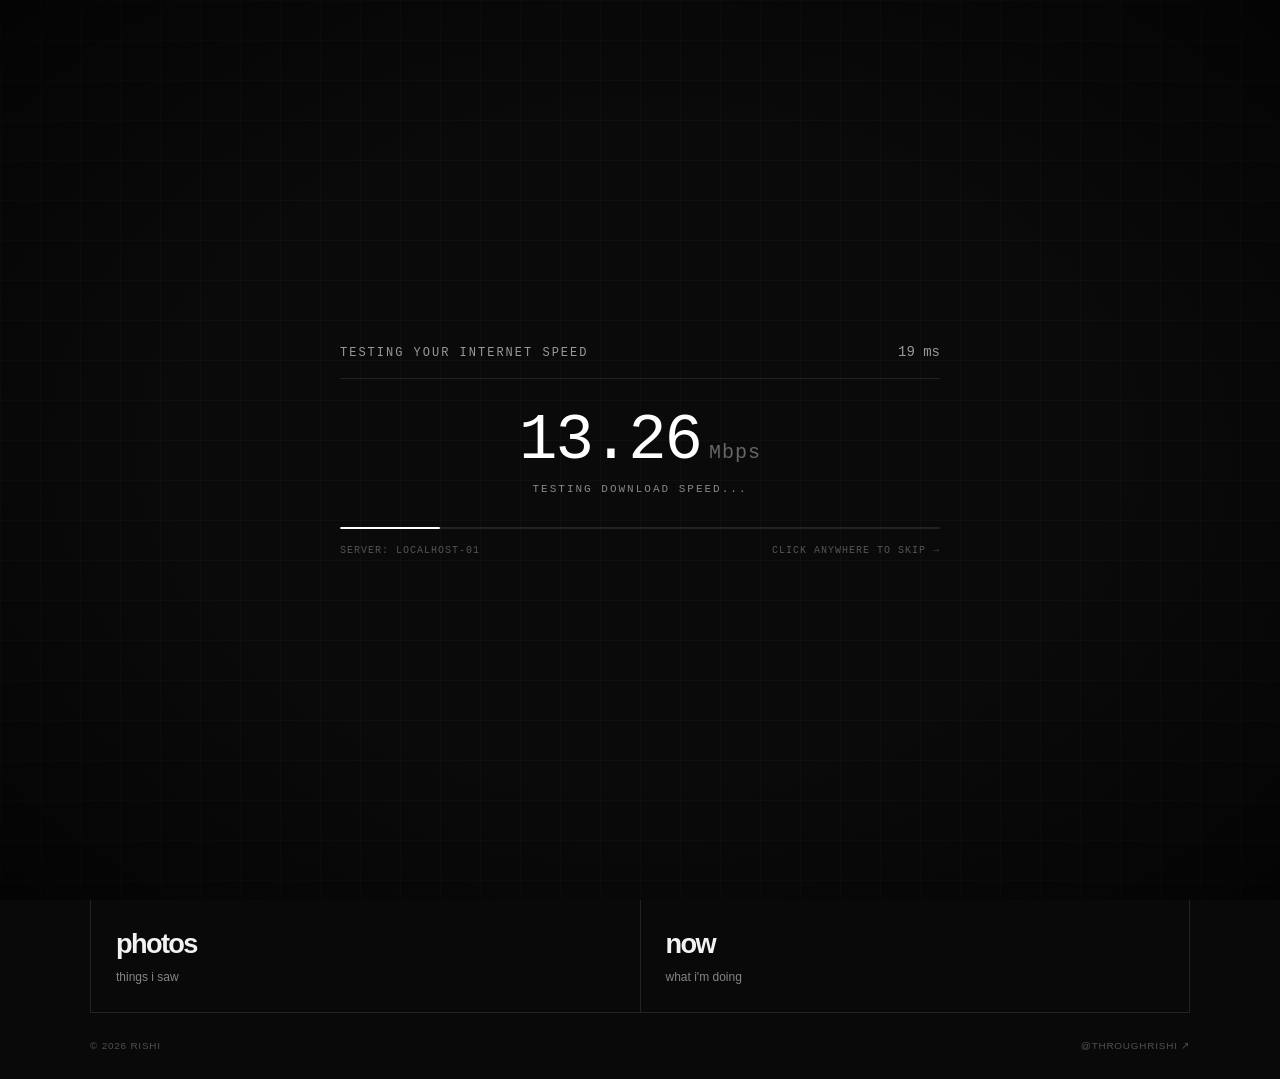
<file: index.html>
<!DOCTYPE html>
<html lang="en">
<head>

    <meta charset="UTF-8">
    <meta name="viewport" content="width=device-width, initial-scale=1.0">
    <title>rishi</title>
    <meta name="description" content="a little corner of the internet belonging to rishi.">
    <link rel="icon" type="image/png" href="images/favicon.png">
    <link rel="stylesheet" href="css/style.css">

    <!-- ============================================ -->
    <!-- PRELOADER / SPEED TEST STYLES               -->
    <!-- ============================================ -->
    <style>
        /* ---------- PRELOADER OVERLAY ---------- */
        .preloader {
            position: fixed;
            top: 0;
            left: 0;
            width: 100%;
            height: 100%;
            z-index: 99999;
            background: #0a0a0a; /* black background */
            display: flex;
            align-items: center;
            justify-content: center;
            font-family: 'SF Mono', 'Fira Code', 'JetBrains Mono', 'Courier New', monospace;
            cursor: pointer;
            user-select: none;
            -webkit-user-select: none;
            transition: opacity 0.7s ease, visibility 0.7s ease;
        }

        .preloader.fade-out {
            opacity: 0;
            visibility: hidden;
            pointer-events: none;
        }

        body.preloader-active {
            overflow: hidden;
            height: 100vh;
        }

        /* subtle grid overlay */
        .preloader::before {
            content: '';
            position: absolute;
            inset: 0;
            background-image:
                linear-gradient(rgba(255, 255, 255, 0.02) 1px, transparent 1px),
                linear-gradient(90deg, rgba(255, 255, 255, 0.02) 1px, transparent 1px);
            background-size: 40px 40px;
            pointer-events: none;
        }

        /* vignette */
        .preloader::after {
            content: '';
            position: absolute;
            inset: 0;
            background: radial-gradient(ellipse at center, transparent 50%, rgba(0, 0, 0, 0.6) 100%);
            pointer-events: none;
        }

        /* ---------- SPEED TEST SCREEN ---------- */
        .speed-screen {
            position: relative;
            z-index: 2;
            width: 85%;
            max-width: 600px;
            text-align: center;
            animation: fadeInUp 0.6s ease-out;
        }

        @keyframes fadeInUp {
            from {
                opacity: 0;
                transform: translateY(15px);
            }
            to {
                opacity: 1;
                transform: translateY(0);
            }
        }

        .speed-top {
            display: flex;
            align-items: baseline;
            justify-content: space-between;
            margin-bottom: 30px;
            padding-bottom: 14px;
            border-bottom: 1px solid #222;
        }

        .speed-label {
            font-size: 12px;
            letter-spacing: 2px;
            text-transform: uppercase;
            color: #999;
        }

        .ping-value {
            font-size: 14px;
            font-weight: 500;
            color: #999;
        }

        .speed-main {
            margin-bottom: 28px;
        }

        .speed-number {
            display: flex;
            align-items: baseline;
            justify-content: center;
            gap: 8px;
            margin-bottom: 6px;
        }

        .speed-value {
            font-size: 64px;
            font-weight: 300;
            color: #ffffff;
            letter-spacing: -2px;
            line-height: 1;
            font-variant-numeric: tabular-nums;
            transition: color 0.3s ease;
        }

        .speed-unit {
            font-size: 20px;
            font-weight: 300;
            color: #666;
            letter-spacing: 1px;
        }

        .speed-phase {
            font-size: 11px;
            letter-spacing: 2px;
            text-transform: uppercase;
            color: #888;
            min-height: 18px;
            margin-top: 8px;
            transition: color 0.3s ease;
        }

        .speed-phase.complete {
            color: #7ecf8b; /* soft green */
        }

        /* progress bar */
        .progress-track {
            width: 100%;
            height: 2px;
            background: #222;
            border-radius: 1px;
            overflow: hidden;
            margin-bottom: 14px;
        }

        .progress-fill {
            height: 100%;
            width: 0%;
            background: #ffffff; /* white fill */
            border-radius: 1px;
            transition: width 0.1s linear;
        }

        .speed-footer {
            display: flex;
            align-items: center;
            justify-content: space-between;
            font-size: 10px;
            letter-spacing: 1px;
            text-transform: uppercase;
            color: #555;
        }

        .skip-hint {
            cursor: pointer;
            transition: color 0.3s ease;
        }

        .skip-hint:hover {
            color: #aaa;
        }

        /* ---------- REVEAL SCREEN ---------- */
        .reveal-screen {
            position: absolute;
            top: 0;
            left: 0;
            width: 100%;
            height: 100%;
            z-index: 3;
            display: flex;
            align-items: center;
            justify-content: center;
            flex-direction: column;
            animation: fadeInReveal 0.5s ease-out;
        }

        @keyframes fadeInReveal {
            from { opacity: 0; }
            to { opacity: 1; }
        }

        .reveal-image {
            max-width: 280px;
            max-height: 280px;
            width: auto;
            height: auto;
            object-fit: contain;
            animation: imageAppearSoft 0.8s cubic-bezier(0.22, 1, 0.36, 1) forwards;
        }

        @keyframes imageAppearSoft {
            0% {
                opacity: 0;
                transform: scale(0.85);
            }
            100% {
                opacity: 1;
                transform: scale(1);
            }
        }

        .reveal-caption {
            margin-top: 24px;
            font-size: 11px;
            letter-spacing: 2px;
            text-transform: uppercase;
            color: #888;
            animation: textFadeIn 0.8s ease-out 0.4s forwards;
            opacity: 0;
        }

        @keyframes textFadeIn {
            to { opacity: 1; }
        }

        /* responsive */
        @media (max-width: 600px) {
            .speed-value { font-size: 46px; }
            .speed-unit { font-size: 16px; }
            .reveal-image { max-width: 200px; max-height: 200px; }
            .speed-top { flex-direction: column; gap: 8px; align-items: flex-start; }
        }

        @media (max-width: 380px) {
            .speed-value { font-size: 38px; }
        }
    </style>
</head>

<body class="preloader-active">

    <!-- ============================================ -->
    <!-- PRELOADER / SPEED TEST OVERLAY              -->
    <!-- ============================================ -->
    <div class="preloader" id="preloader">

        <!-- Speed test screen -->
        <div class="speed-screen" id="speedScreen">
            <div class="speed-top">
                <span class="speed-label">testing your internet speed</span>
                <span class="ping-value" id="pingValue">0 ms</span>
            </div>

            <div class="speed-main">
                <div class="speed-number">
                    <span class="speed-value" id="speedValue">0.00</span>
                    <span class="speed-unit">Mbps</span>
                </div>
                <div class="speed-phase" id="speedPhase">connecting...</div>
            </div>

            <div class="progress-track">
                <div class="progress-fill" id="progressFill"></div>
            </div>

            <div class="speed-footer">
                <span>server: localhost-01</span>
                <span class="skip-hint" id="skipHint">click anywhere to skip →</span>
            </div>
        </div>

        <!-- Reveal screen (hidden initially) -->
        <div class="reveal-screen" id="revealScreen" style="display: none;">
            <img src="image1.png" alt="speed test result" class="reveal-image" id="revealImage"
                 onerror="this.style.display='none'; document.getElementById('revealCaption').textContent='image not found';">
            <div class="reveal-caption" id="revealCaption">Hey there....!!</div>
        </div>
    </div>

    <!-- ============================================ -->
    <!-- HEADER (original)                           -->
    <!-- ============================================ -->
    <header class="site-header">
        <a href="index.html" class="logo">rishi</a>
        <nav class="nav">
            <a href="about.html" class="active">about</a>
            <a href="things.html">things</a>
            <a href="photos.html">photos</a>
            <a href="now.html">now</a>
        </nav>
    </header>

    <!-- ============================================ -->
    <!-- HOME (original)                             -->
    <!-- ============================================ -->
    <main class="home">
        <section class="hero">
            <div class="hero-meta">
                <span class="eyebrow">01 / rishi</span>
                <span class="heading-number">01</span>
            </div>
            <h1>rishi.</h1>
            <div class="hero-content">
                <p class="hero-intro">
                    i'm rishi. a student who likes
                    photography, technology, music,
                    making random things and putting
                    them on the internet.
                </p>
                <div class="hero-links">
                    <a href="about.html">about me <span>↗</span></a>
                    <a href="photos.html">photographs <span>↗</span></a>
                    <a href="https://www.instagram.com/throughrishi" target="_blank" rel="noopener noreferrer">
                        @throughrishi <span>↗</span>
                    </a>
                </div>
            </div>
        </section>

        <section class="home-grid">
            <a href="about.html" class="home-card">
                <span class="card-number">01</span>
                <div>
                    <h2>about</h2>
                    <p>who i am</p>
                </div>
                <span class="card-arrow">↗</span>
            </a>
            <a href="things.html" class="home-card">
                <span class="card-number">02</span>
                <div>
                    <h2>things</h2>
                    <p>things i made</p>
                </div>
                <span class="card-arrow">↗</span>
            </a>
            <a href="photos.html" class="home-card">
                <span class="card-number">03</span>
                <div>
                    <h2>photos</h2>
                    <p>things i saw</p>
                </div>
                <span class="card-arrow">↗</span>
            </a>
            <a href="now.html" class="home-card">
                <span class="card-number">04</span>
                <div>
                    <h2>now</h2>
                    <p>what i'm doing</p>
                </div>
                <span class="card-arrow">↗</span>
            </a>
        </section>

        <footer class="site-footer">
            <span>© 2026 rishi</span>
            <a href="https://www.instagram.com/throughrishi" target="_blank" rel="noopener noreferrer">
                @throughrishi ↗
            </a>
        </footer>
    </main>

    <!-- ============================================ -->
    <!-- PRELOADER JAVASCRIPT                        -->
    <!-- ============================================ -->
    <script>
        (function() {
            'use strict';

            // DOM references
            const preloader = document.getElementById('preloader');
            const speedScreen = document.getElementById('speedScreen');
            const revealScreen = document.getElementById('revealScreen');
            const speedValueEl = document.getElementById('speedValue');
            const speedPhaseEl = document.getElementById('speedPhase');
            const pingValueEl = document.getElementById('pingValue');
            const progressFill = document.getElementById('progressFill');

            let skipped = false;
            let testCompleted = false;
            let revealStarted = false;
            let fadeOutStarted = false;
            const startTime = performance.now();

            // Timing constants (ms)
            const SPEED_TEST_DURATION = 7000;   // 7 seconds
            const REVEAL_SHOW_DURATION = 2200;  // image display time
            const FADE_OUT_DURATION = 700;

            // --- Generate a realistic "real" speed between 75 and 120 Mbps ---
            const FINAL_SPEED = (75 + Math.random() * 45).toFixed(2); // e.g. 87.34

            // Speed curve phases (fractions of total duration)
            const phases = [
                { start: 0.00, end: 0.10, min: 0, max: 0, label: 'connecting...' },
                { start: 0.10, end: 0.35, min: 5, max: 0.85 * FINAL_SPEED, label: 'testing download speed...' },
                { start: 0.35, end: 0.55, min: 0.7 * FINAL_SPEED, max: 0.95 * FINAL_SPEED, label: 'testing download speed...' },
                { start: 0.55, end: 0.75, min: 0.3 * FINAL_SPEED, max: 0.6 * FINAL_SPEED, label: 'testing upload speed...' },
                { start: 0.75, end: 0.92, min: 0.7 * FINAL_SPEED, max: 0.98 * FINAL_SPEED, label: 'finalizing...' },
                { start: 0.92, end: 1.00, min: FINAL_SPEED, max: FINAL_SPEED, label: 'complete!' },
            ];

            function getTargetSpeed(fraction) {
                for (let i = 0; i < phases.length; i++) {
                    const p = phases[i];
                    if (fraction >= p.start && fraction < p.end) {
                        const t = (fraction - p.start) / (p.end - p.start);
                        const eased = t < 0.5 ? 2 * t * t : 1 - Math.pow(-2 * t + 2, 2) / 2;
                        return p.min + (p.max - p.min) * eased;
                    }
                }
                return FINAL_SPEED;
            }

            function getPhaseLabel(fraction) {
                for (let i = 0; i < phases.length; i++) {
                    const p = phases[i];
                    if (fraction >= p.start && fraction < p.end) {
                        return p.label;
                    }
                }
                return 'complete!';
            }

            function showRevealScreen() {
                if (revealStarted) return;
                revealStarted = true;
                speedScreen.style.display = 'none';
                revealScreen.style.display = 'flex';
                setTimeout(fadeOutPreloader, REVEAL_SHOW_DURATION);
            }

            function fadeOutPreloader() {
                if (fadeOutStarted) return;
                fadeOutStarted = true;
                preloader.classList.add('fade-out');
                document.body.classList.remove('preloader-active');
                setTimeout(() => {
                    if (preloader.parentNode) preloader.parentNode.removeChild(preloader);
                }, FADE_OUT_DURATION + 100);
            }

            function skipPreloader() {
                if (skipped) return;
                skipped = true;
                testCompleted = true;
                fadeOutPreloader();
            }

            preloader.addEventListener('click', function() {
                if (revealStarted && !fadeOutStarted) {
                    fadeOutPreloader();
                    return;
                }
                if (!testCompleted) skipPreloader();
            });

            document.addEventListener('keydown', function(e) {
                if (e.key === 'Escape' || e.key === 'Enter' || e.key === ' ') {
                    e.preventDefault();
                    if (!testCompleted) skipPreloader();
                    else if (revealStarted && !fadeOutStarted) fadeOutPreloader();
                }
            });

            let currentSpeed = 0;
            let currentPing = 0;

            function animateSpeedTest(now) {
                const elapsed = now - startTime;
                const fraction = Math.min(elapsed / SPEED_TEST_DURATION, 1);

                progressFill.style.width = (fraction * 100) + '%';

                const targetSpeed = getTargetSpeed(fraction);
                currentSpeed += (targetSpeed - currentSpeed) * 0.12;
                if (Math.abs(targetSpeed - currentSpeed) < 0.01) currentSpeed = targetSpeed;

                const pingTarget = 8 + Math.sin(elapsed * 0.002) * 10 + Math.random() * 6;
                currentPing += (pingTarget - currentPing) * 0.1;
                pingValueEl.textContent = Math.round(currentPing) + ' ms';

                if (fraction >= 0.92) {
                    speedValueEl.textContent = FINAL_SPEED;
                } else if (fraction < 0.10) {
                    speedValueEl.textContent = '0.00';
                } else {
                    speedValueEl.textContent = currentSpeed.toFixed(2);
                }

                const phaseLabel = getPhaseLabel(fraction);
                speedPhaseEl.textContent = phaseLabel;
                if (fraction >= 0.92) {
                    speedPhaseEl.classList.add('complete');
                } else {
                    speedPhaseEl.classList.remove('complete');
                }

                if (fraction >= 1 && !testCompleted) {
                    testCompleted = true;
                    setTimeout(showRevealScreen, 500);
                    return;
                }

                if (!testCompleted) requestAnimationFrame(animateSpeedTest);
            }

            requestAnimationFrame(animateSpeedTest);

            const skipHint = document.getElementById('skipHint');
            skipHint.addEventListener('mouseenter', () => skipHint.textContent = 'skip →');
            skipHint.addEventListener('mouseleave', () => skipHint.textContent = 'click anywhere to skip →');

            const revealImage = document.getElementById('revealImage');
            revealImage.addEventListener('error', () => {
                console.warn('image1.png not found');
                setTimeout(fadeOutPreloader, 1500);
            });

            setTimeout(() => {
                if (!fadeOutStarted) fadeOutPreloader();
            }, 12000);
        })();
    </script>
</body>
</html>
</file>
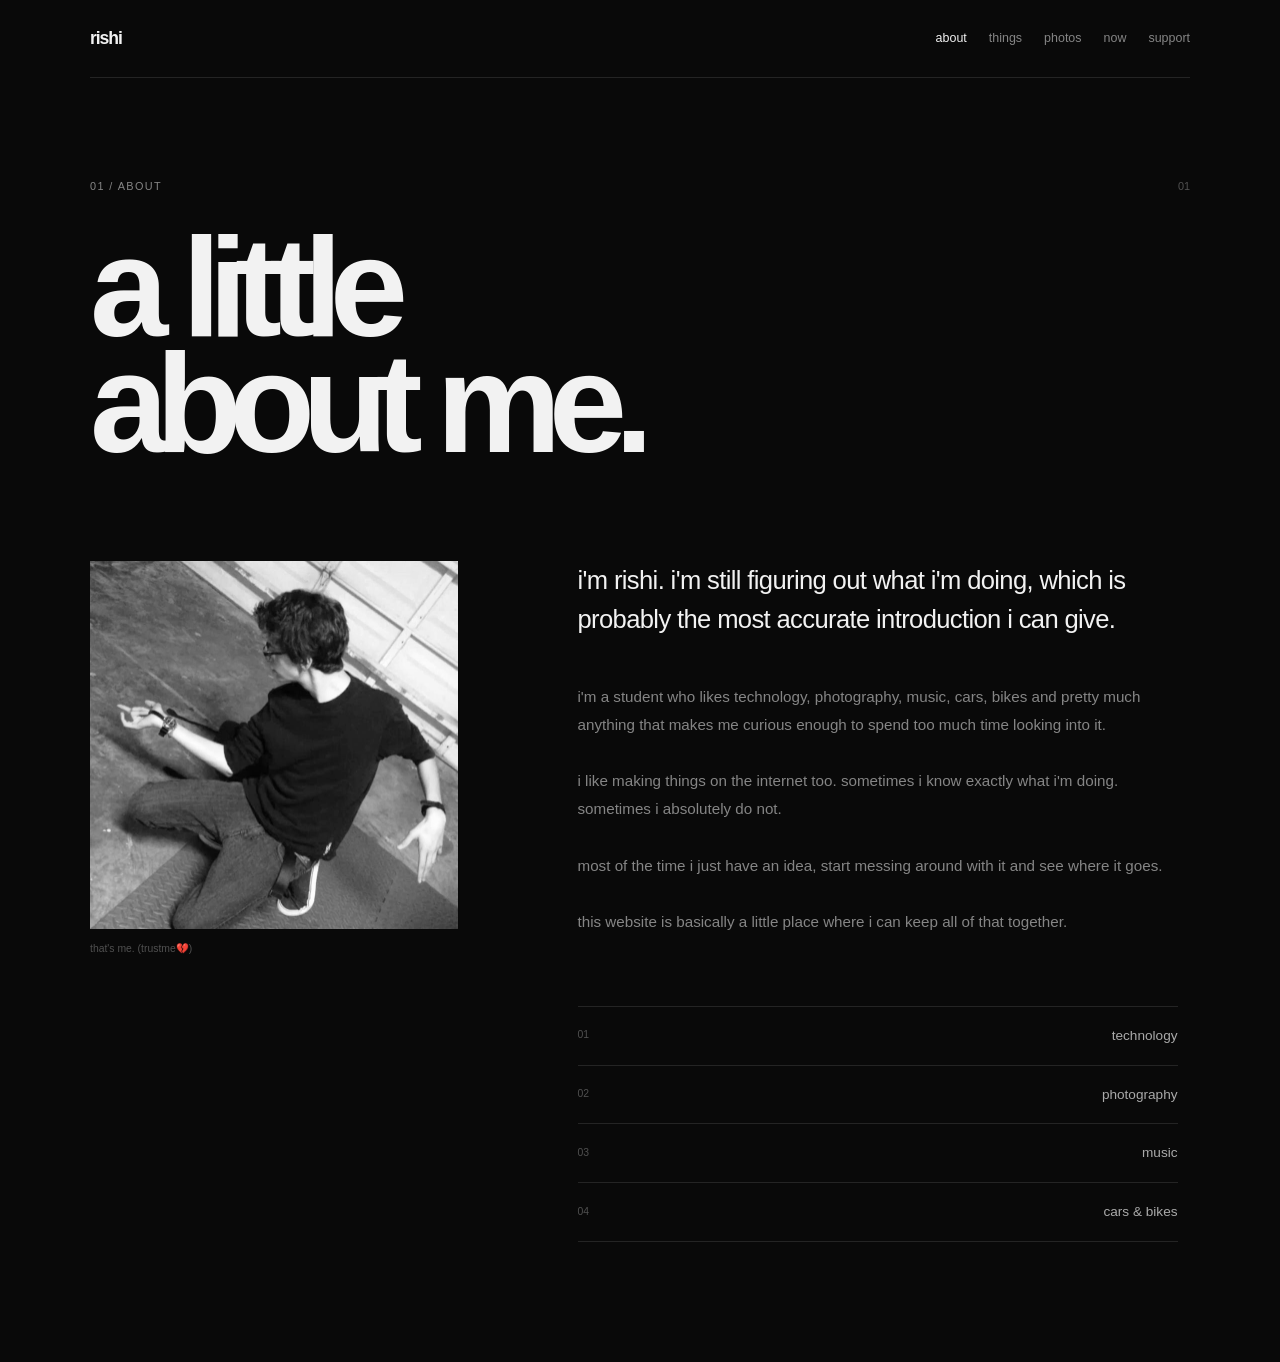
<file: about.html>
<!DOCTYPE html>
<html lang="en">
<head>
  <meta charset="UTF-8">
  <meta name="viewport" content="width=device-width, initial-scale=1.0">

  <title>about — rishi</title>
  <meta name="description" content="a little bit about rishi.">

  <link rel="icon" type="image/png" href="images/favicon.png">
  <link rel="stylesheet" href="css/style.css">
</head>

<body>

  <header class="site-header">

    <a href="index.html" class="logo">rishi</a>

    <nav class="nav">
      <a href="about.html" class="active">about</a>
      <a href="things.html">things</a>
      <a href="photos.html">photos</a>
      <a href="now.html">now</a>
      <a href="support.html">support</a>
    </nav>

  </header>


  <main class="page">

    <section class="page-heading">

      <div class="heading-meta">
        <span class="eyebrow">01 / about</span>
        <span class="heading-number">01</span>
      </div>

      <h1>
        a little<br>
        about me.
      </h1>

    </section>


    <section class="about-grid">

      <div class="profile-wrap">

        <img
          src="images/profile.png"
          alt="Rishi"
          class="profile-image"
        >

        <p class="image-caption">
          that's me. (trustme💔)
        </p>

      </div>


      <div class="about-content">

        <p class="big-copy">
          i'm rishi. i'm still figuring out
          what i'm doing, which is probably
          the most accurate introduction i can give.
        </p>


        <div class="text-block">

          <p>
            i'm a student who likes technology,
            photography, music, cars, bikes and
            pretty much anything that makes me
            curious enough to spend too much
            time looking into it.
          </p>

          <p>
            i like making things on the internet too.
            sometimes i know exactly what i'm doing.
            sometimes i absolutely do not.
          </p>

          <p>
            most of the time i just have an idea,
            start messing around with it and see
            where it goes.
          </p>

          <p>
            this website is basically a little place
            where i can keep all of that together.
          </p>

        </div>


        <div class="interest-list">

          <div>
            <span>01</span>
            <p>technology</p>
          </div>

          <div>
            <span>02</span>
            <p>photography</p>
          </div>

          <div>
            <span>03</span>
            <p>music</p>
          </div>

          <div>
            <span>04</span>
            <p>cars & bikes</p>
          </div>

        </div>

      </div>

    </section>

  </main>


  <script src="js/main.js"></script>

</body>
</html>
</file>
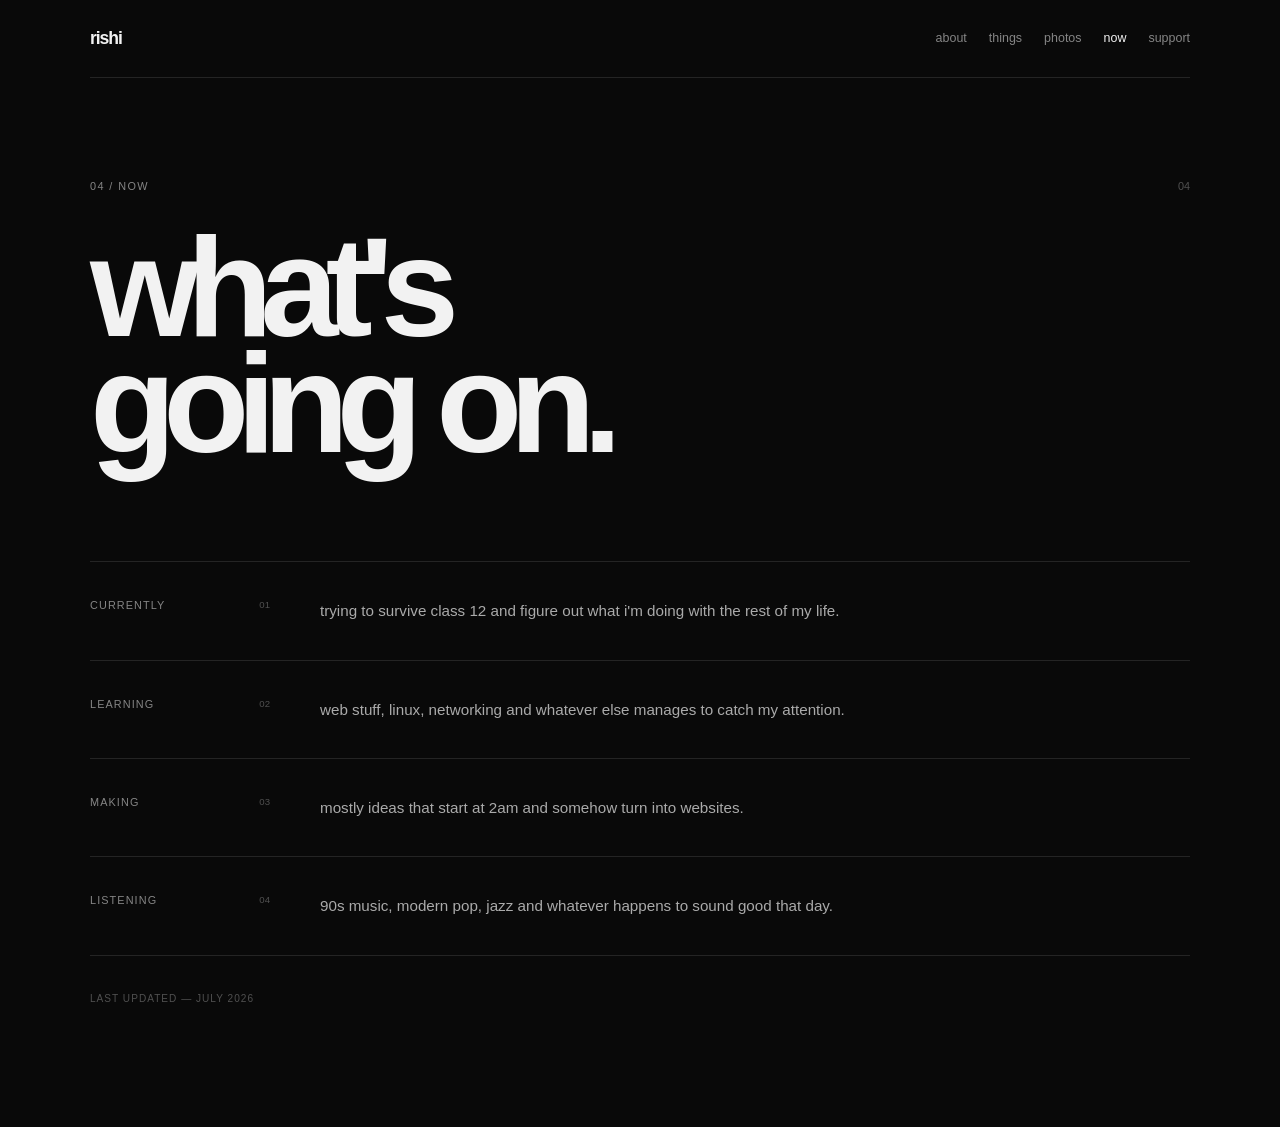
<file: now.html>
<!DOCTYPE html>
<html lang="en">
<head>
  <meta charset="UTF-8">
  <meta name="viewport" content="width=device-width, initial-scale=1.0">

  <title>now — rishi</title>
  <meta name="description" content="what rishi is doing right now.">

  <link rel="icon" type="image/png" href="images/favicon.png">
  <link rel="stylesheet" href="css/style.css">
</head>

<body>

  <header class="site-header">

    <a href="index.html" class="logo">rishi</a>

    <nav class="nav">
      <a href="about.html">about</a>
      <a href="things.html">things</a>
      <a href="photos.html">photos</a>
      <a href="now.html" class="active">now</a>
      <a href="support.html">support</a>
    </nav>

  </header>


  <main class="page">

    <section class="page-heading">

      <div class="heading-meta">
        <span class="eyebrow">04 / now</span>
        <span class="heading-number">04</span>
      </div>

      <h1>
        what's<br>
        going on.
      </h1>

    </section>


    <section class="now-list">


      <div class="now-item">

        <div class="now-meta">
          <span>currently</span>
          <small>01</small>
        </div>

        <p>
          trying to survive class 12 and figure out
          what i'm doing with the rest of my life.
        </p>

      </div>


      <div class="now-item">

        <div class="now-meta">
          <span>learning</span>
          <small>02</small>
        </div>

        <p>
          web stuff, linux, networking and whatever
          else manages to catch my attention.
        </p>

      </div>


      <div class="now-item">

        <div class="now-meta">
          <span>making</span>
          <small>03</small>
        </div>

        <p>
          mostly ideas that start at 2am and somehow
          turn into websites.
        </p>

      </div>


      <div class="now-item">

        <div class="now-meta">
          <span>listening</span>
          <small>04</small>
        </div>

        <p>
          90s music, modern pop, jazz and whatever
          happens to sound good that day.
        </p>

      </div>


    </section>


    <p class="updated">
      last updated — july 2026
    </p>

  </main>


  <script src="js/main.js"></script>

</body>
</html>
</file>
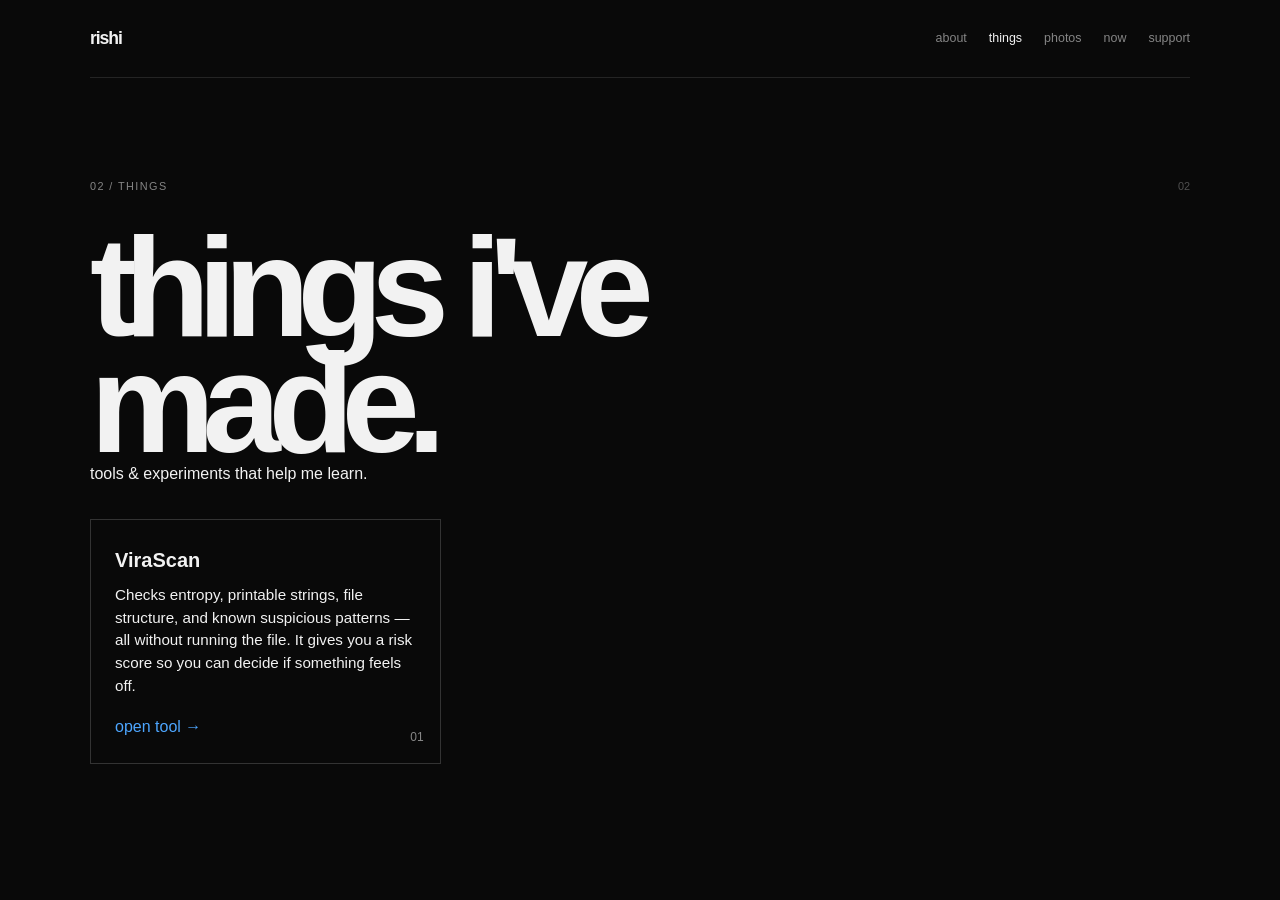
<file: things.html>
<!DOCTYPE html>
<html lang="en">
<head>
    <meta charset="UTF-8">
    <meta name="viewport" content="width=device-width, initial-scale=1.0">

    <title>things — rishi</title>
    <meta name="description" content="things rishi has made.">

    <link rel="icon" type="image/png" href="images/favicon.png">
    <link rel="stylesheet" href="css/style.css">

    <!-- Additional styles for project cards (boxed look + colored link) -->
    <style>
        /* Boxed card – same feel as your photo cards but for text */
        .project-card {
            border: 1px solid var(--border, #333);
            padding: 1.5rem;
            position: relative;
            background: var(--bg-card, transparent);
            transition: border-color 0.2s ease;
        }
        .project-card:hover {
            border-color: var(--accent, #888);
        }

        /* Project number in corner (like photo cards) */
        .project-number {
            position: absolute;
            bottom: 1rem;
            right: 1rem;
            font-size: 0.75rem;
            color: var(--text-muted, #888);
        }

        .project-name {
            font-size: 1.25rem;
            margin: 0 0 0.5rem;
            font-weight: 600;
        }

        .project-bio {
            font-size: 0.95rem;
            line-height: 1.5;
            margin: 0 0 1rem;
            color: var(--text, #ddd);
        }

        /* Colored link – distinct from the rest of the text */
        .project-link {
            color: #4da6ff;       /* bright blue, change to any color you like */
            text-decoration: none;
            font-weight: 500;
            border-bottom: 1px solid transparent;
            transition: border-color 0.2s;
        }
        .project-link:hover {
            border-bottom-color: #4da6ff;
        }

        /* Grid layout – adapt from your .photo-grid */
        .project-grid {
            display: grid;
            grid-template-columns: repeat(auto-fill, minmax(260px, 1fr));
            gap: 1.5rem;
            margin-top: 2rem;
        }
    </style>
</head>

<body>

    <header class="site-header">
        <a href="index.html" class="logo">rishi</a>

        <nav class="nav">
            <a href="about.html">about</a>
            <a href="things.html" class="active">things</a>
            <a href="photos.html">photos</a>
            <a href="now.html">now</a>
            <a href="support.html">support</a>
        </nav>
    </header>


    <main class="page">

        <section class="page-heading">
            <div class="heading-meta">
                <span class="eyebrow">02 / things</span>
                <span class="heading-number">02</span>
            </div>
            <h1>
                things i've<br>
                made.
            </h1>
        </section>

        <section class="project-intro">
            <p>
                tools & experiments that help me learn.
            </p>
        </section>


        <!-- PROJECT BOXES – each is a separate card -->
        <section class="project-grid">

            <!-- Project 01 – ViraScan -->
            <article class="project-card">
                <span class="project-number">01</span>
                <h2 class="project-name">ViraScan</h2>
                <p class="project-bio">
                    Checks entropy, printable strings, file structure, and known
                    suspicious patterns — all without running the file. It gives you
                    a risk score so you can decide if something feels off.
                </p>
                <a
                    href="https://vira-iota.vercel.app/"
                    target="_blank"
                    rel="noopener noreferrer"
                    class="project-link"
                >
                    open tool →
                </a>
            </article>

            <!--
                ADD MORE PROJECTS HERE
                Copy the <article class="project-card"> block and change
                number, name, bio, and link.
            -->

        </section>

    </main>


    <script src="js/main.js"></script>

</body>
</html>
</file>
<file: css/style.css>
/* =================================
   ROOT
   ================================= */

:root {

  --bg: #090909;

  --surface: #101010;

  --surface-hover: #151515;

  --text: #f2f2f2;

  --muted: #858585;

  --dim: #505050;

  --line: #242424;

  --line-light: #303030;

}


/* =================================
   RESET
   ================================= */

* {
  box-sizing: border-box;

  margin: 0;

  padding: 0;
}


html {
  scroll-behavior: smooth;
}


body {
  min-height: 100vh;

  background: var(--bg);

  color: var(--text);

  font-family:
    Arial,
    Helvetica,
    sans-serif;

  line-height: 1.6;

  -webkit-font-smoothing: antialiased;
}


body.lightbox-open {
  overflow: hidden;
}


a {
  color: inherit;

  text-decoration: none;
}


button {
  font: inherit;
}


img {
  display: block;

  max-width: 100%;
}


button,
a {
  -webkit-tap-highlight-color: transparent;
}


/* =================================
   HEADER
   ================================= */

.site-header {

  width: min(
    1100px,
    calc(100% - 40px)
  );

  min-height: 78px;

  margin: auto;

  display: flex;

  align-items: center;

  justify-content: space-between;

  gap: 25px;

  border-bottom: 1px solid var(--line);
}


.logo {

  flex-shrink: 0;

  font-size: 1.1rem;

  font-weight: 600;

  letter-spacing: -0.06em;
}


.nav {

  display: flex;

  align-items: center;

  justify-content: flex-end;

  gap: 22px;

  flex-wrap: wrap;
}


.nav a {

  color: var(--muted);

  font-size: 0.78rem;

  transition:
    color 0.2s ease;
}


.nav a:hover,
.nav a.active {

  color: var(--text);
}


/* =================================
   GENERAL
   ================================= */

.page {

  width: min(
    1100px,
    calc(100% - 40px)
  );

  margin: auto;

  padding: 100px 0 120px;
}


.eyebrow {

  color: var(--muted);

  font-size: 0.68rem;

  text-transform: uppercase;

  letter-spacing: 0.13em;
}


.heading-meta,
.hero-meta {

  display: flex;

  align-items: center;

  justify-content: space-between;
}


.heading-number {

  color: var(--dim);

  font-size: 0.68rem;
}


.muted-small {

  color: var(--dim);

  font-size: 0.65rem;

  text-transform: uppercase;

  letter-spacing: 0.1em;
}


.page-heading h1 {

  margin-top: 35px;

  font-size:
    clamp(
      4rem,
      11vw,
      9rem
    );

  line-height: 0.82;

  letter-spacing: -0.09em;

  font-weight: 700;
}


/* =================================
   HOME
   ================================= */

.home {

  width: min(
    1100px,
    calc(100% - 40px)
  );

  min-height:
    calc(100vh - 78px);

  margin: auto;

  padding: 80px 0 25px;

  display: flex;

  flex-direction: column;
}


.hero {

  flex: 1;

  display: flex;

  flex-direction: column;

  justify-content: center;
}


.hero h1 {

  margin-top: 25px;

  font-size:
    clamp(
      5.5rem,
      18vw,
      14rem
    );

  line-height: 0.76;

  letter-spacing: -0.1em;

  font-weight: 700;
}


.hero-content {

  margin-top: 60px;
}


.hero-intro {

  max-width: 570px;

  color: var(--muted);

  font-size: 1rem;

  line-height: 1.8;
}


.hero-links {

  display: flex;

  flex-wrap: wrap;

  gap: 28px;

  margin-top: 35px;
}


.hero-links a {

  padding-bottom: 6px;

  border-bottom:
    1px solid var(--line);

  font-size: 0.85rem;

  transition:
    color 0.2s ease,
    border-color 0.2s ease;
}


.hero-links a:hover {

  color: #fff;

  border-color: #fff;
}


.hero-links span {

  margin-left: 8px;

  color: var(--muted);
}


/* =================================
   HOME GRID
   ================================= */

.home-grid {

  margin-top: 80px;

  display: grid;

  grid-template-columns:
    repeat(2, 1fr);

  border-top:
    1px solid var(--line);

  border-left:
    1px solid var(--line);
}


.home-card {

  min-height: 190px;

  padding: 25px;

  position: relative;

  display: flex;

  flex-direction: column;

  justify-content: space-between;

  border-right:
    1px solid var(--line);

  border-bottom:
    1px solid var(--line);

  transition:
    background 0.25s ease;
}


.home-card:hover {

  background: var(--surface);
}


.card-number {

  color: var(--dim);

  font-size: 0.65rem;
}


.home-card h2 {

  font-size: 1.7rem;

  letter-spacing: -0.06em;
}


.home-card p {

  margin-top: 2px;

  color: var(--muted);

  font-size: 0.75rem;
}


.card-arrow {

  position: absolute;

  right: 25px;

  top: 25px;

  color: var(--muted);

  font-size: 1rem;
}


/* =================================
   HOME SUPPORT
   ================================= */

.home-support {

  margin-top: 120px;

  padding-top: 30px;

  border-top:
    1px solid var(--line);
}


.home-support-meta {

  display: flex;

  align-items: center;

  justify-content: space-between;
}


.home-support-content {

  max-width: 760px;

  padding-top: 55px;
}


.home-support-content h2 {

  font-size:
    clamp(
      3.8rem,
      10vw,
      8rem
    );

  line-height: 0.82;

  letter-spacing: -0.09em;

  font-weight: 700;
}


.home-support-content p {

  max-width: 520px;

  margin-top: 45px;

  color: var(--muted);

  font-size: 0.95rem;

  line-height: 1.8;
}


.home-support-link {

  width: min(
    100%,
    520px
  );

  margin-top: 40px;

  padding: 19px 0;

  display: flex;

  align-items: center;

  justify-content: space-between;

  border-top:
    1px solid var(--line);

  border-bottom:
    1px solid var(--line);

  font-size: 0.75rem;

  text-transform: uppercase;

  letter-spacing: 0.08em;

  transition:
    padding 0.25s ease;
}


.home-support-link b {

  color: var(--muted);

  font-size: 1rem;

  font-weight: 400;

  transition:
    transform 0.2s ease;
}


.home-support-link:hover {

  padding-left: 10px;

  padding-right: 10px;
}


.home-support-link:hover b {

  transform:
    translate(3px, -3px);
}


/* =================================
   FOOTER
   ================================= */

.site-footer {

  padding-top: 25px;

  display: flex;

  justify-content: space-between;

  color: var(--dim);

  font-size: 0.62rem;

  text-transform: uppercase;

  letter-spacing: 0.08em;
}


/* =================================
   ABOUT
   ================================= */

.about-grid {

  margin-top: 100px;

  display: grid;

  grid-template-columns:
    minmax(260px, 0.75fr)
    minmax(300px, 1.25fr);

  gap:
    clamp(
      50px,
      10vw,
      120px
    );

  align-items: start;
}


.profile-wrap {

  position: sticky;

  top: 30px;
}


.profile-image {

  width: 100%;

  aspect-ratio: 1 / 1;

  object-fit: cover;

  filter: grayscale(100%);

  transition:
    filter 0.4s ease;
}


.profile-image:hover {

  filter: grayscale(0%);
}


.image-caption {

  margin-top: 12px;

  color: var(--dim);

  font-size: 0.65rem;
}


.about-content {

  max-width: 600px;
}


.big-copy {

  color: var(--text);

  font-size:
    clamp(
      1.25rem,
      3vw,
      1.6rem
    );

  line-height: 1.5;

  letter-spacing: -0.025em;
}


.text-block {

  margin-top: 45px;
}


.text-block p {

  margin-bottom: 28px;

  color: var(--muted);

  font-size: 0.95rem;

  line-height: 1.85;
}


/* =================================
   INTERESTS
   ================================= */

.interest-list {

  margin-top: 70px;

  border-top:
    1px solid var(--line);
}


.interest-list div {

  display: flex;

  align-items: center;

  justify-content: space-between;

  padding: 18px 0;

  border-bottom:
    1px solid var(--line);
}


.interest-list span {

  color: var(--dim);

  font-size: 0.65rem;
}


.interest-list p {

  color: #aaa;

  font-size: 0.85rem;
}


/* =================================
   THINGS
   ================================= */

.things-page {

  width: min(
    1100px,
    calc(100% - 40px)
  );

  min-height:
    calc(100vh - 78px);

  margin: auto;

  display: flex;

  align-items: center;
}


.nothing {

  width: 100%;
}


.nothing h1 {

  margin-top: 30px;

  font-size:
    clamp(
      5rem,
      18vw,
      14rem
    );

  line-height: 0.72;

  letter-spacing: -0.11em;

  font-weight: 900;
}


.nothing-note {

  margin-top: 45px;

  margin-left:
    clamp(
      20px,
      18vw,
      220px
    );

  display: flex;

  align-items: center;

  gap: 18px;
}


.nothing-note span {

  width: 45px;

  height: 1px;

  background: var(--line-light);
}


.nothing-note p {

  color: var(--muted);

  font-size: 0.78rem;
}


/* =================================
   PHOTOS
   ================================= */

.photo-intro {

  max-width: 600px;

  margin-top: 75px;
}


.photo-intro p {

  color: var(--muted);

  font-size: 1.05rem;

  line-height: 1.8;
}


.photo-grid {

  margin-top: 75px;

  display: grid;

  grid-template-columns:
    repeat(3, 1fr);

  gap: 12px;
}


.photo-card {

  width: 100%;

  aspect-ratio: 1 / 1;

  position: relative;

  overflow: hidden;

  border: 0;

  padding: 0;

  background: var(--surface);

  cursor: pointer;
}


.photo-card img {

  width: 100%;

  height: 100%;

  object-fit: cover;

  transition:
    transform 0.5s ease,
    opacity 0.3s ease;
}


.photo-card:hover img {

  transform: scale(1.035);

  opacity: 0.78;
}


.photo-card > span {

  position: absolute;

  left: 12px;

  bottom: 10px;

  color:
    rgba(
      255,
      255,
      255,
      0.7
    );

  font-size: 0.62rem;

  opacity: 0;

  transition:
    opacity 0.25s ease;
}


.photo-card:hover > span {

  opacity: 1;
}


/* =================================
   LIGHTBOX
   ================================= */

.lightbox {

  position: fixed;

  inset: 0;

  z-index: 1000;

  padding: 30px;

  display: flex;

  align-items: center;

  justify-content: center;

  background:
    rgba(
      0,
      0,
      0,
      0.96
    );

  opacity: 0;

  visibility: hidden;

  transition:
    opacity 0.25s ease,
    visibility 0.25s ease;
}


.lightbox.open {

  opacity: 1;

  visibility: visible;
}


.lightbox-content {

  width:
    min(
      90vw,
      1000px
    );

  height:
    min(
      88vh,
      900px
    );

  display: flex;

  flex-direction: column;

  align-items: center;

  justify-content: center;

  gap: 15px;
}


.lightbox-content img {

  max-width: 100%;

  max-height:
    calc(
      100% - 30px
    );

  width: auto;

  height: auto;

  object-fit: contain;
}


.lightbox-info {

  width: 100%;

  display: flex;

  justify-content: space-between;

  color: var(--muted);

  font-size: 0.62rem;

  text-transform: uppercase;

  letter-spacing: 0.08em;
}


.lightbox-close,
.lightbox-prev,
.lightbox-next {

  position: absolute;

  z-index: 2;

  border: 0;

  background: transparent;

  color: white;

  cursor: pointer;

  transition:
    opacity 0.2s ease;
}


.lightbox-close:hover,
.lightbox-prev:hover,
.lightbox-next:hover {

  opacity: 0.55;
}


.lightbox-close {

  top: 22px;

  right: 28px;

  font-size: 2rem;

  font-weight: 200;
}


.lightbox-prev,
.lightbox-next {

  top: 50%;

  transform:
    translateY(-50%);

  padding: 25px;

  font-size: 1.5rem;
}


.lightbox-prev {

  left: 20px;
}


.lightbox-next {

  right: 20px;
}


/* =================================
   NOW
   ================================= */

.now-list {

  margin-top: 100px;

  border-top:
    1px solid var(--line);
}


.now-item {

  display: grid;

  grid-template-columns:
    180px 1fr;

  gap: 50px;

  padding: 35px 0;

  border-bottom:
    1px solid var(--line);
}


.now-meta {

  display: flex;

  justify-content: space-between;

  align-items: flex-start;
}


.now-meta span {

  color: var(--muted);

  font-size: 0.68rem;

  text-transform: uppercase;

  letter-spacing: 0.1em;
}


.now-meta small {

  color: var(--dim);

  font-size: 0.6rem;
}


.now-item > p {

  max-width: 600px;

  color: #aaa;

  font-size: 0.95rem;

  line-height: 1.8;
}


.updated {

  margin-top: 35px;

  color: var(--dim);

  font-size: 0.63rem;

  text-transform: uppercase;

  letter-spacing: 0.1em;
}


/* =================================
   SUPPORT
   ================================= */

.support-content {

  max-width: 700px;

  margin-top: 100px;
}


.support-description {

  max-width: 550px;

  margin-top: 30px;

  color: var(--muted);

  font-size: 0.9rem;

  line-height: 1.8;
}


.support-box {

  margin-top: 70px;

  padding: 28px 0;

  display: flex;

  align-items: center;

  justify-content: space-between;

  border-top:
    1px solid var(--line);

  border-bottom:
    1px solid var(--line);
}


.support-box span {

  display: block;

  margin-bottom: 7px;

  color: var(--muted);

  font-size: 0.65rem;

  text-transform: uppercase;

  letter-spacing: 0.1em;
}


.support-box strong {

  font-size: 1.7rem;

  letter-spacing: -0.06em;
}


.support-box b {

  color: var(--muted);

  font-size: 1.5rem;

  font-weight: 400;
}


/* =================================
   FIND ME
   ================================= */

.find-me {

  margin-top: 110px;

  padding-top: 30px;

  border-top:
    1px solid var(--line);
}


.find-me > p {

  margin-top: 20px;

  color: var(--muted);

  font-size: 0.9rem;
}


.instagram-link {

  margin-top: 35px;

  padding: 18px 0;

  display: flex;

  align-items: center;

  gap: 12px;

  border-bottom:
    1px solid var(--line);
}


.instagram-name {

  font-size: 0.9rem;
}


.instagram-handle {

  color: var(--muted);

  font-size: 0.75rem;
}


.instagram-link b {

  margin-left: auto;

  color: var(--muted);

  font-weight: 400;
}


/* =================================
   TABLET
   ================================= */

@media (max-width: 850px) {

  .about-grid {

    grid-template-columns: 1fr;

    gap: 55px;
  }


  .profile-wrap {

    position: static;

    max-width: 500px;
  }


  .home-grid {

    grid-template-columns:
      1fr 1fr;
  }


  .photo-grid {

    grid-template-columns:
      repeat(2, 1fr);
  }


  .now-item {

    grid-template-columns:
      140px 1fr;

    gap: 30px;
  }

}


/* =================================
   MOBILE
   ================================= */

@media (max-width: 600px) {


  .site-header {

    width:
      calc(100% - 28px);

    min-height: 68px;

    align-items: flex-start;

    padding: 18px 0;

    gap: 18px;
  }


  .logo {

    font-size: 1rem;
  }


  .nav {

    max-width: 255px;

    gap: 9px 13px;
  }


  .nav a {

    font-size: 0.66rem;
  }


  /* GENERAL */

  .page,
  .things-page,
  .home {

    width:
      calc(100% - 28px);
  }


  .page {

    padding:
      60px 0 90px;
  }


  .page-heading h1 {

    margin-top: 24px;

    font-size:
      clamp(
        4rem,
        20vw,
        7rem
      );
  }


  /* HOME */

  .home {

    min-height:
      calc(100vh - 68px);

    padding:
      55px 0 20px;
  }


  .hero {

    justify-content:
      flex-start;

    padding-top: 35px;
  }


  .hero h1 {

    margin-top: 20px;

    font-size:
      clamp(
        5.2rem,
        26vw,
        9rem
      );

    letter-spacing:
      -0.12em;
  }


  .hero-content {

    margin-top: 45px;
  }


  .hero-intro {

    font-size: 0.88rem;

    line-height: 1.8;
  }


  .hero-links {

    margin-top: 28px;

    gap: 18px;
  }


  .hero-links a {

    font-size: 0.76rem;
  }


  .home-grid {

    margin-top: 65px;

    grid-template-columns: 1fr;
  }


  .home-card {

    min-height: 125px;

    padding: 20px;
  }


  .home-card h2 {

    font-size: 1.45rem;
  }


  .card-arrow {

    right: 20px;

    top: 20px;
  }


  /* HOME SUPPORT */

  .home-support {

    margin-top: 100px;

    padding-top: 25px;
  }


  .home-support-content {

    padding-top: 35px;
  }


  .home-support-content h2 {

    font-size:
      clamp(
        3.8rem,
        18vw,
        7rem
      );
  }


  .home-support-content p {

    margin-top: 35px;

    font-size: 0.84rem;

    line-height: 1.8;
  }


  .home-support-link {

    margin-top: 32px;

    padding: 17px 0;

    font-size: 0.68rem;
  }


  .site-footer {

    padding-top: 20px;

    flex-direction: column;

    gap: 7px;

    font-size: 0.56rem;
  }


  /* ABOUT */

  .about-grid {

    margin-top: 65px;

    gap: 45px;
  }


  .profile-wrap {

    max-width: none;
  }


  .profile-image {

    aspect-ratio: 1 / 1;
  }


  .big-copy {

    font-size: 1.2rem;

    line-height: 1.55;
  }


  .text-block {

    margin-top: 35px;
  }


  .text-block p {

    font-size: 0.87rem;

    line-height: 1.8;

    margin-bottom: 22px;
  }


  .interest-list {

    margin-top: 50px;
  }


  /* THINGS */

  .things-page {

    min-height:
      calc(100vh - 68px);

    align-items: center;
  }


  .nothing h1 {

    font-size:
      clamp(
        4.2rem,
        22vw,
        8rem
      );

    letter-spacing:
      -0.12em;
  }


  .nothing-note {

    margin-top: 32px;

    margin-left: 15px;
  }


  .nothing-note p {

    font-size: 0.7rem;
  }


  /* PHOTOS */

  .photo-intro {

    margin-top: 55px;
  }


  .photo-intro p {

    font-size: 0.88rem;

    line-height: 1.8;
  }


  /*
    TWO PERFECT SQUARES
    ON MOBILE.
  */

  .photo-grid {

    margin-top: 50px;

    grid-template-columns:
      repeat(
        2,
        minmax(0, 1fr)
      );

    gap: 8px;
  }


  .photo-card {

    aspect-ratio: 1 / 1;
  }


  .photo-card > span {

    left: 8px;

    bottom: 7px;

    opacity: 1;

    font-size: 0.58rem;
  }


  /* LIGHTBOX */

  .lightbox {

    padding: 15px;
  }


  .lightbox-content {

    width: 100%;

    height: auto;

    max-height: 90vh;
  }


  .lightbox-content img {

    max-width: 100%;

    max-height: 78vh;
  }


  .lightbox-close {

    top: 12px;

    right: 15px;

    font-size: 1.8rem;
  }


  .lightbox-prev,
  .lightbox-next {

    top: auto;

    bottom: 15px;

    transform: none;

    padding: 12px;

    font-size: 1.2rem;
  }


  .lightbox-prev {

    left: 15px;
  }


  .lightbox-next {

    right: 15px;
  }


  .lightbox-info {

    padding: 0 45px;

    font-size: 0.55rem;
  }


  /* NOW */

  .now-list {

    margin-top: 65px;
  }


  .now-item {

    grid-template-columns: 1fr;

    gap: 13px;

    padding: 27px 0;
  }


  .now-item > p {

    font-size: 0.87rem;

    line-height: 1.8;
  }


  /* SUPPORT */

  .support-content {

    margin-top: 65px;
  }


  .support-description {

    font-size: 0.84rem;
  }


  .support-box {

    margin-top: 55px;

    padding: 23px 0;
  }


  .support-box strong {

    font-size: 1.4rem;
  }


  .find-me {

    margin-top: 80px;
  }


  .instagram-link {

    margin-top: 30px;
  }

}
</file>
